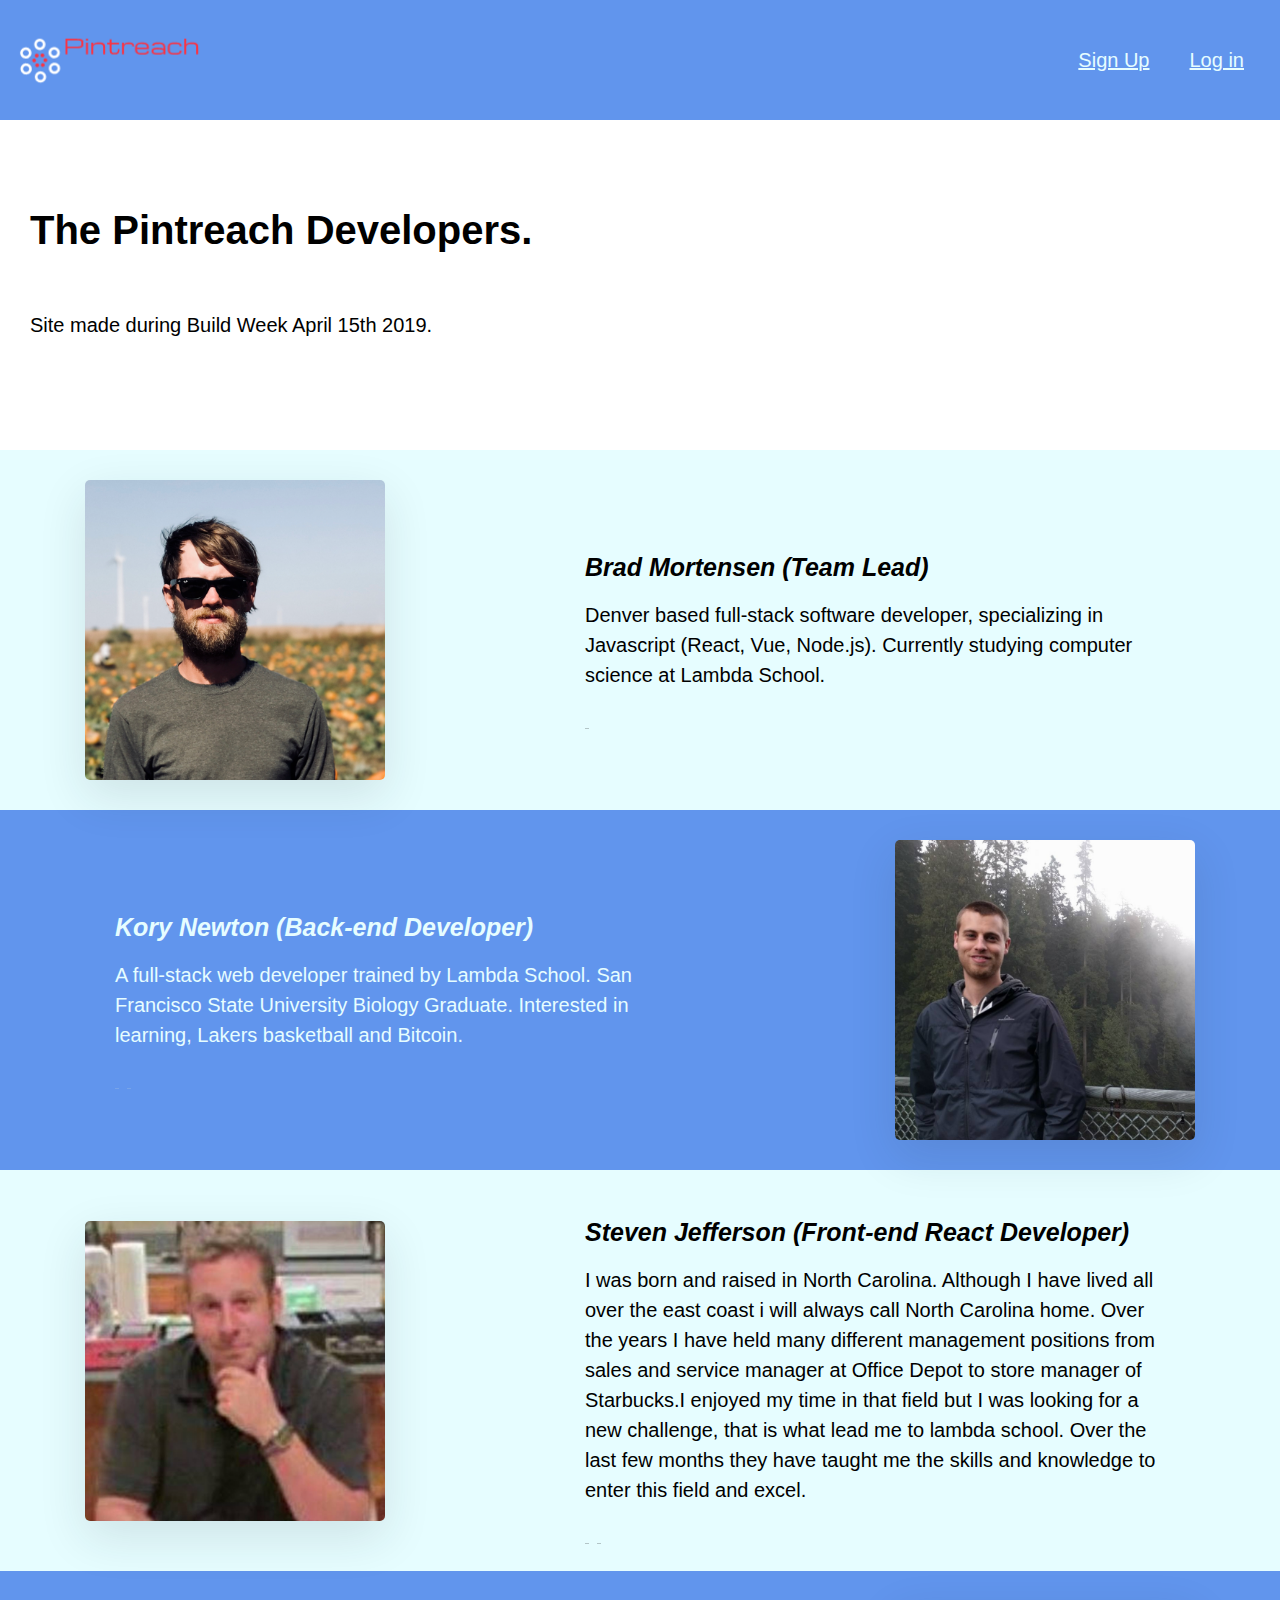
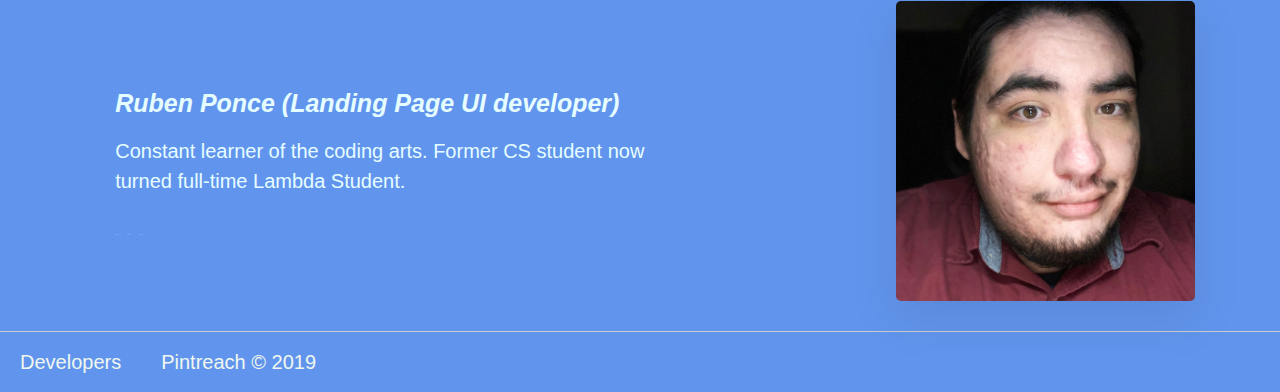
<file: about.html>
<!DOCTYPE html>
<html lang="en">
  <head>
    <meta charset="UTF-8" />
    <meta name="viewport" content="width=device-width, initial-scale=1.0" />
    <meta http-equiv="X-UA-Compatible" content="ie=edge" />
    <link rel="shortcut icon" href="images/favicon.ico" />
    <link rel="stylesheet" href="css/index.css" />
    <link
      rel="stylesheet"
      href="https://use.fontawesome.com/releases/v5.8.1/css/all.css"
      integrity="sha384-50oBUHEmvpQ+1lW4y57PTFmhCaXp0ML5d60M1M7uH2+nqUivzIebhndOJK28anvf"
      crossorigin="anonymous"
    />

    <title>Team</title>
  </head>
  <header>
    <a href="/"><img src="/images/logo.png" id="logo"/></a>
    <nav>
      <a href="#">Sign Up</a>
      <a href="https://pintereachfe.netlify.com/">Log in</a>
    </nav>
  </header>

  <body>
    <div class="container container-about">
      <section class="intro">
        <h1>The Pintreach Developers.</h1>
        <p>Site made during Build Week <em>April 15th 2019.</em></p>
      </section>

      <section class="description">
        <div class="info-card dev-card">
          <div class="text-content">
            <h2>Brad Mortensen (Team Lead)</h2>
            <p>
              Denver based full-stack software developer, specializing in
              Javascript (React, Vue, Node.js). Currently studying computer
              science at Lambda School.
            </p>
            <a
              href="https://github.com/brad-mortensen"
              class="social"
              target="_blank"
            >
              <i class="fab fa-github fa-2x"> </i
            ></a>
            <!-- <a href="#" class="social"target="_blank" >Twitter</a>
                        <a href="#" class="social"target="_blank" >Portfolio</a> -->
          </div>
          <img src="images/brad.png" alt="" />
        </div>
        <div class="info-card">
          <div class="text-content">
            <h2>Kory Newton (Back-end Developer)</h2>
            <p>
              A full-stack web developer trained by Lambda School. San Francisco
              State University Biology Graduate. Interested in learning, Lakers
              basketball and Bitcoin.
            </p>
            <a
              href="https://github.com/korynewton"
              class="social"
              target="_blank"
            >
              <i class="fab fa-github fa-2x"> </i
            ></a>
            <!-- <a href="#" class="social"target="_blank">Twitter</a> -->
            <a
              href="https://korynewton.github.io/"
              class="social"
              target="_blank"
              ><i class="fas fa-briefcase fa-2x"></i
            ></a>
          </div>
          <img src="images/kory.png" alt="" />
        </div>
        <div class="info-card dev-card">
          <div class="text-content">
            <h2>Steven Jefferson (Front-end React Developer)</h2>
            <p>
              I was born and raised in North Carolina. Although I have lived all
              over the east coast i will always call North Carolina home. Over
              the years I have held many different management positions from
              sales and service manager at Office Depot to store manager of
              Starbucks.I enjoyed my time in that field but I was looking for a
              new challenge, that is what lead me to lambda school. Over the
              last few months they have taught me the skills and knowledge to
              enter this field and excel.
            </p>
            <a
              href="https://github.com/nevets615"
              class="social"
              target="_blank"
            >
              <i class="fab fa-github fa-2x"> </i
            ></a>
            <!-- <a href="#" class="social"target="_blank"><i class="fab fa-twitter fa-2x"></i></a> -->
            <a
              href="https://nevets615.github.io/"
              class="social"
              target="_blank"
              ><i class="fas fa-briefcase fa-2x"></i
            ></a>
          </div>
          <img src="images/steven.png" alt="" />
        </div>
        <div class="info-card">
          <div class="text-content">
            <h2>Ruben Ponce (Landing Page UI developer)</h2>
            <p>
              Constant learner of the coding arts. Former CS student now turned
              full-time Lambda Student.
            </p>
            <a
              href="https://github.com/RubenPonce"
              class="social"
              target="_blank"
            >
              <i class="fab fa-github fa-2x"> </i
            ></a>
            <a
              href="https://twitter.com/titratecode"
              class="social"
              target="_blank"
              ><i class="fab fa-twitter fa-2x"></i
            ></a>
            <a href="http://ruben-ponce.com" class="social" target="_blank"
              ><i class="fas fa-briefcase fa-2x"></i
            ></a>
          </div>
          <img src="images/ruben.png" alt="" />
        </div>
      </section>
    </div>

    <footer class="about-footer">
      <ul>
        <li><a href="/about.html">Developers</a></li>

        <li>Pintreach &copy; 2019</li>
      </ul>
    </footer>

  </body>
</html>
</file>
<file: css/index.css>
/* http://meyerweb.com/eric/tools/css/reset/ 
   v2.0 | 20110126
   License: none (public domain)
*/
html,
body,
div,
span,
applet,
object,
iframe,
h1,
h2,
h3,
h4,
h5,
h6,
p,
blockquote,
pre,
a,
abbr,
acronym,
address,
big,
cite,
code,
del,
dfn,
em,
img,
ins,
kbd,
q,
s,
samp,
small,
strike,
strong,
sub,
sup,
tt,
var,
b,
u,
i,
center,
dl,
dt,
dd,
ol,
ul,
li,
fieldset,
form,
label,
legend,
table,
caption,
tbody,
tfoot,
thead,
tr,
th,
td,
article,
aside,
canvas,
details,
embed,
figure,
figcaption,
footer,
header,
hgroup,
menu,
nav,
output,
ruby,
section,
summary,
time,
mark,
audio,
video {
  margin: 0;
  padding: 0;
  border: 0;
  font-size: 100%;
  font: inherit;
  vertical-align: baseline;
}
/* HTML5 display-role reset for older browsers */
article,
aside,
details,
figcaption,
figure,
footer,
header,
hgroup,
menu,
nav,
section {
  display: block;
}
body {
  line-height: 1;
}
ol,
ul {
  list-style: none;
}
blockquote,
q {
  quotes: none;
}
blockquote:before,
blockquote:after,
q:before,
q:after {
  content: "";
  content: none;
}
table {
  border-collapse: collapse;
  border-spacing: 0;
}
* {
  box-sizing: border-box;
}
html {
  font-size: 62.5%;
  scroll-behavior: smooth;
}
html,
body {
  font-family: "Roboto", sans-serif;
}
h1,
h2,
h3,
h4,
h5 {
  font-family: " Verdana", Geneva, sans-serif;
}
header {
  display: flex;
  justify-content: space-between;
  margin: 0;
  flex-wrap: wrap;
  background: #6195ED;
  position: fixed;
  top: 0;
  width: 100%;
  z-index: 1000;
}
@media (max-width: 640px) {
  header {
    align-self: center;
    justify-content: center;
  }
}
header #logo {
  max-width: 198px;
  margin-left: 1em;
}
header nav {
  display: flex;
  padding: 16px;
  flex-wrap: wrap;
  justify-content: space-around;
}
@media (max-width: 640px) {
  header nav {
    display: none;
  }
}
header nav a {
  padding: 0 2rem;
  align-self: center;
  color: #E6FDFF;
  font-size: 2rem;
}
header h1 {
  font-size: 2rem;
}
footer {
  display: flex;
  background: #6195ED;
  color: #F0F7EE;
  font-size: 2rem;
}
@media (max-width: 900px) {
  footer {
    font-size: 1.6rem;
  }
}
footer address {
  padding: 1em;
}
footer ul {
  display: flex;
}
footer ul li {
  list-style-type: none;
  padding: 1em;
}
footer ul li a {
  text-decoration: none;
  color: inherit;
}
footer p {
  align-self: flex-end;
  margin: 40px 0;
}
.container {
  width: 100%;
  margin: 5rem auto 0 auto;
  padding: 4rem 0 0 0;
  border-bottom: 1px solid #ccc;
  background: url(../images/splashbg.png);
  background-size: 800px;
  background-repeat: no-repeat;
  background-position-x: 90%;
  background-position-y: 7%;
}
@media (max-width: 1350px) {
  .container {
    background-size: 800px;
    background-position-x: 106%;
    background-position-y: 8%;
  }
}
@media (max-width: 1200px) {
  .container {
    background-size: 800px;
    background-position-x: 141%;
    background-position-y: 8%;
  }
}
@media (max-width: 1080px) {
  .container {
    background: white;
  }
}
.container.container-about {
  background: white;
}
.container .intro {
  display: flex;
  flex-direction: column;
  margin: 11rem 3rem;
  line-height: 1.5;
}
.container .intro h1 {
  font-size: 4rem;
  font-weight: 600;
  padding-bottom: 5rem;
  color: black;
}
.container .intro p {
  font-size: 2rem;
  color: black;
}
.container .description.about-content {
  display: inline-flex;
  width: 49.5%;
}
.container .description h2 {
  font-size: 2.5rem;
  font-weight: 600;
  font-style: oblique;
  margin: 20px 0;
  color: black;
}
@media (max-width: 600px) {
  .container .description h2 {
    font-size: 2.2rem;
  }
}
.container .description .intro-tabs {
  padding-bottom: 4em;
}
.container .description .info-card {
  display: flex;
}
@media (max-width: 600px) {
  .container .description .info-card {
    flex-direction: column-reverse;
  }
}
.container .description .info-card .text-content {
  width: 50%;
  margin: auto;
  padding: 3rem;
}
@media (max-width: 900px) {
  .container .description .info-card .text-content {
    width: 75%;
  }
}
@media (max-width: 600px) {
  .container .description .info-card .text-content {
    width: 95%;
  }
}
.container .description .info-card .text-content p {
  line-height: 1.5;
  font-size: 2rem;
  margin-bottom: 1em;
}
.container .description .info-card .text-content a {
  text-decoration: none;
  font-size: 1.6rem;
  margin: 1em 0.5em 0 0;
}
.container .description .info-card .text-content a.social {
  box-shadow: 0 0.3px 0.3px rgba(0, 0, 0, 0.1), 0 0.2px;
  padding: 10px 2px 2px 2px;
}
.container .description .info-card .text-content a.social:hover {
  box-shadow: 0 7px 20px rgba(0, 0, 0, 0.25), 0 5px 10px rgba(0, 0, 0, 0.22);
  transition: all 0.3s;
  transform: translateZ(3px);
}
.container .description .info-card img {
  align-self: center;
  height: 300px;
  max-width: 300px;
  margin: 3rem auto;
  z-index: 4;
  border-radius: 5px;
}
@media (max-width: 900px) {
  .container .description .info-card img {
    margin: 3em;
    width: 70%;
    height: 45%;
  }
}
@media (max-width: 600px) {
  .container .description .info-card img {
    margin: 3em 3em 0 3em;
  }
}
.container .description .info-card:nth-of-type(even) {
  background: #6195ED;
  color: #E6FDFF;
}
.container .description .info-card:nth-of-type(even) h2 {
  color: #E6FDFF;
}
.container .description .info-card:nth-of-type(even) p {
  color: #E6FDFF;
}
.container .description .info-card:nth-of-type(even) a {
  color: #E6FDFF;
}
.container .description .info-card:nth-of-type(even) img {
  box-shadow: rgba(32, 41, 50, 0.12) 0px 16px 48px;
}
.container .description .info-card:nth-of-type(odd) {
  background: #E6FDFF;
  color: black;
}
.container .description .info-card:nth-of-type(odd).dev-card {
  flex-direction: row-reverse;
}
@media (max-width: 600px) {
  .container .description .info-card:nth-of-type(odd).dev-card {
    flex-direction: column-reverse;
  }
}
.container .description .info-card:nth-of-type(odd) h2 {
  color: black;
}
.container .description .info-card:nth-of-type(odd) p {
  color: black;
}
.container .description .info-card:nth-of-type(odd) a {
  color: black;
}
.container .description .info-card:nth-of-type(odd) img {
  box-shadow: rgba(32, 41, 50, 0.12) 0px 16px 48px;
}
.container .cta {
  display: flex;
  padding: 50px 0;
  flex-direction: column;
  justify-content: left;
  align-items: center;
  background: white;
}
.container .cta .text-content {
  padding: 50px;
}
.container .cta .text-content h2 {
  font-size: 3rem;
}
.container .cta .text-content p {
  font-size: 2.5rem;
}
.container .cta .btn {
  background: #6195ED;
  color: #E6FDFF;
  padding: 2rem 4rem;
  font-size: 2rem;
  text-decoration: none;
  width: 20%;
  text-align: center;
  align-self: center;
  margin-left: 20%;
}
.container .cta .btn.login {
  margin-top: 1rem;
  background: #E6FDFF;
  color: black;
  border: 1px solid black;
}
@media (max-width: 900px) {
  .container .cta .btn {
    width: 50%;
    border-radius: 10px;
  }
}
@media (max-width: 600px) {
  .container .cta .btn {
    margin: 0 1.6rem;
    width: 90%;
    border-radius: 3em;
  }
}
.container #tab-feature {
  text-align: center;
  margin: 5em 0 0 0;
  font-size: 2.4rem;
}
.container footer {
  background: #6195ED;
  margin-top: 2em;
}
.intro-tabs #helper {
  background: #6195ED;
  color: #E6FDFF;
  text-align: center;
  width: 20%;
  font-size: 2rem;
  margin: 1em auto;
  border-radius: 1em;
  padding: 1em;
}
@media (max-width: 900px) {
  .intro-tabs {
    display: none;
  }
}
.intro-tabs .tabs {
  background: #E6FDFF;
  width: 50%;
  height: 75%;
  display: flex;
  flex-direction: column;
  align-self: center;
  text-align: center;
  justify-content: center;
  justify-self: center;
  border-radius: 10px;
  margin: 3em auto 0 auto;
  box-shadow: rgba(32, 41, 50, 0.12) 0px 4px 5px;
}
.intro-tabs .tabs .tabs-items {
  width: 100%;
  height: 300px;
  display: flex;
  justify-content: center;
  padding-top: 60px;
}
.intro-tabs .tabs .tabs-item {
  display: none;
  margin: 0 auto;
  width: 75%;
}
.intro-tabs .tabs .tabs-item .tabs-item-title {
  font-size: 1.8rem;
  font-weight: bold;
  padding: 0;
  margin: 0;
}
.intro-tabs .tabs .tabs-item .tabs-item-description {
  font-size: 1.6rem;
}
.intro-tabs .tabs .tabs-item-selected {
  display: flex;
  flex-wrap: wrap;
}
.intro-tabs .tabs .tabs-links {
  display: flex;
  background-color: #6195ED;
}
.intro-tabs .tabs .tabs-link {
  padding: 20px 25px;
  font-size: 2.4rem;
  background-color: #6195ED;
  border-right: 1px solid white;
  color: #E6FDFF;
  cursor: pointer;
}
.intro-tabs .tabs .tabs-link-selected {
  z-index: 0;
  color: black;
}
</file>
